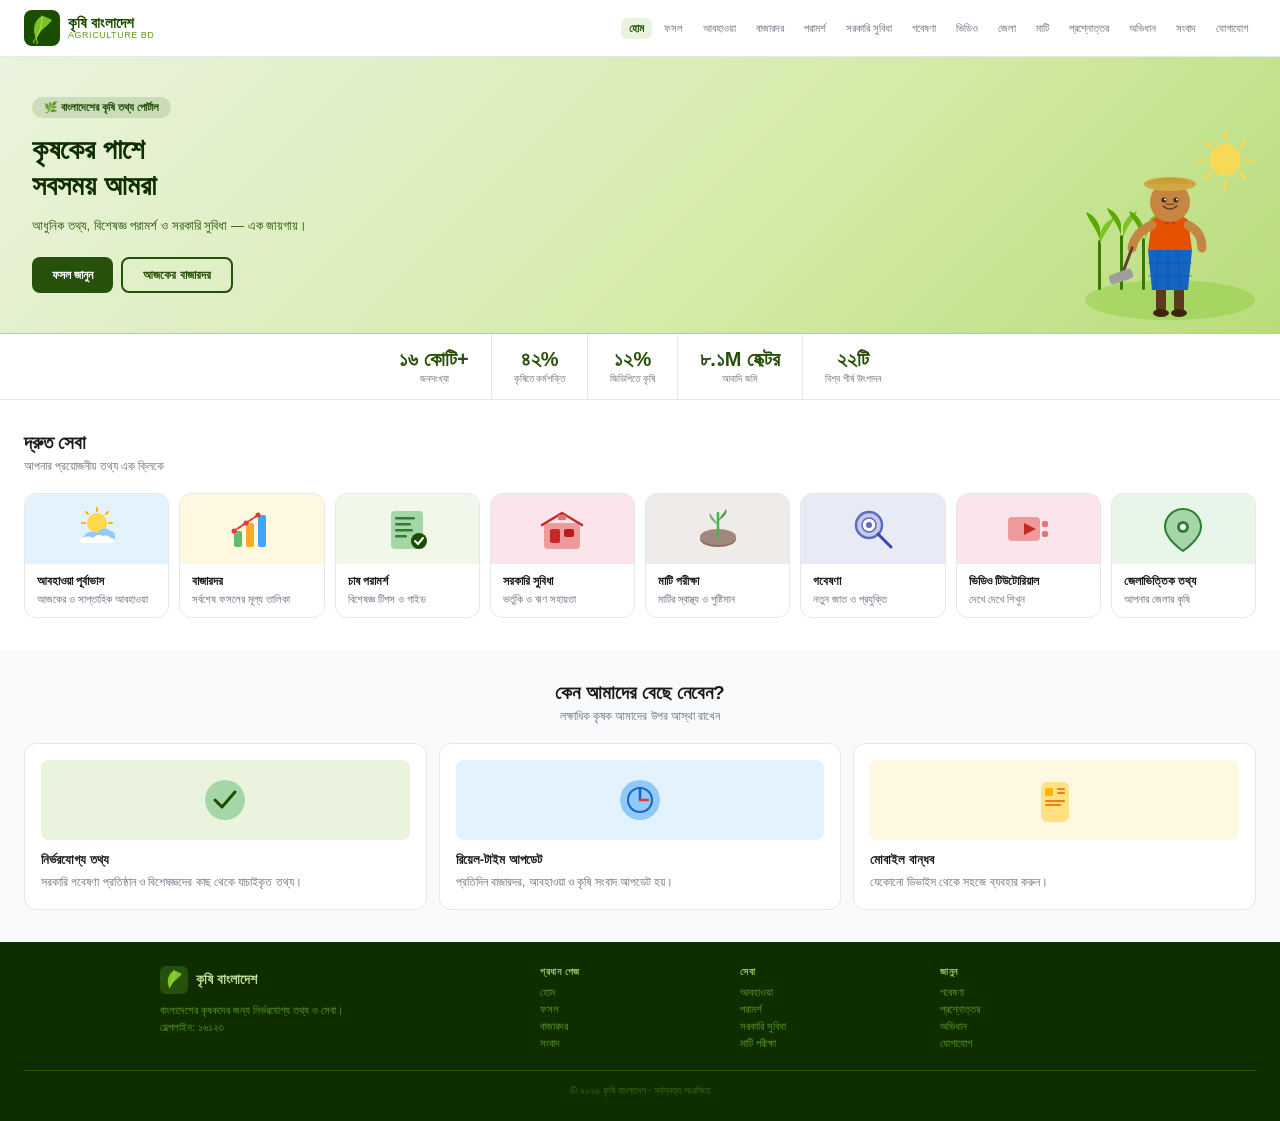
<file: index-old.html>
<!DOCTYPE html>
<html lang="bn">
<head>
<meta charset="UTF-8">
<meta name="viewport" content="width=device-width, initial-scale=1.0">
<title>কৃষি বাংলাদেশ — Agriculture BD</title>
<style>
*{box-sizing:border-box;margin:0;padding:0}
body{font-family:'Segoe UI',Arial,sans-serif;color:#1a1a1a;font-size:14px;background:#fff}

nav{display:flex;align-items:center;justify-content:space-between;padding:10px 24px;border-bottom:1px solid #e5e7eb;background:#fff;position:sticky;top:0;z-index:100;gap:8px;flex-wrap:wrap}
.logo{display:flex;align-items:center;gap:8px;cursor:pointer;text-decoration:none}
.logo-text{display:flex;flex-direction:column;line-height:1.1}
.logo-bn{font-size:15px;font-weight:600;color:#1A4D00}
.logo-en{font-size:9px;color:#639922;letter-spacing:.06em;text-transform:uppercase}
.nav-links{display:flex;gap:4px;flex-wrap:wrap}
.nav-links a{font-size:11px;color:#6b7280;cursor:pointer;padding:4px 8px;border-radius:6px;transition:all .15s;text-decoration:none}
.nav-links a:hover{background:#EAF3DE;color:#27500A}
.nav-links a.active{background:#EAF3DE;color:#1A4D00;font-weight:600}

.page{display:none}.page.active{display:block}

.hero{background:linear-gradient(135deg,#EAF3DE 0%,#d4eba8 60%,#b8dc7a 100%);padding:0;overflow:hidden;display:grid;grid-template-columns:1fr auto;align-items:center;min-height:260px;border-bottom:1px solid #aed678}
.hero-text{padding:40px 32px}
.hero-badge{display:inline-block;background:#27500A22;color:#1A4D00;font-size:11px;padding:4px 12px;border-radius:20px;margin-bottom:14px;font-weight:600}
.hero h1{font-size:28px;font-weight:600;color:#0F2E00;margin-bottom:10px;line-height:1.3}
.hero p{font-size:13px;color:#2D5A0A;max-width:400px;line-height:1.7;margin-bottom:20px}
.hero-btns{display:flex;gap:8px;flex-wrap:wrap}
.btn{padding:9px 20px;border-radius:8px;font-size:12px;cursor:pointer;border:none;font-family:inherit;font-weight:600}
.btn-green{background:#27500A;color:#fff}
.btn-outline{background:transparent;color:#27500A;border:2px solid #27500A}
.btn-green:hover{background:#1A4D00}
.btn-outline:hover{background:#EAF3DE}
.hero-illustration{padding:20px 20px 0;align-self:flex-end;flex-shrink:0}

.stats-bar{display:flex;justify-content:center;background:#fff;border-bottom:1px solid #e5e7eb;flex-wrap:wrap}
.stat{padding:14px 22px;text-align:center;border-right:1px solid #e5e7eb}
.stat:last-child{border-right:none}
.stat-n{font-size:20px;font-weight:700;color:#27500A}
.stat-l{font-size:10px;color:#6b7280;margin-top:2px}

.sec{padding:32px 24px}
.sec-bg{background:#f9fafb}
.sec-title{font-size:19px;font-weight:700;margin-bottom:5px}
.sec-sub{font-size:12px;color:#6b7280;margin-bottom:20px}
.sec-center{text-align:center}

.grid2{display:grid;grid-template-columns:1fr 1fr;gap:14px}
.grid3{display:grid;grid-template-columns:repeat(auto-fit,minmax(170px,1fr));gap:12px}
.grid4{display:grid;grid-template-columns:repeat(auto-fit,minmax(140px,1fr));gap:10px}

.card{background:#fff;border:1px solid #e5e7eb;border-radius:12px;padding:16px;transition:box-shadow .15s}
.card:hover{box-shadow:0 2px 12px #27500A18}
.card h3{font-size:13px;font-weight:600;margin-bottom:5px}
.card p{font-size:12px;color:#6b7280;line-height:1.6}
.card-img{width:100%;height:80px;display:flex;align-items:center;justify-content:center;border-radius:8px;margin-bottom:12px}

.svc-card{background:#fff;border:1px solid #e5e7eb;border-radius:12px;overflow:hidden;cursor:pointer;transition:all .15s}
.svc-card:hover{border-color:#639922;box-shadow:0 2px 12px #27500A15}
.svc-img{height:70px;display:flex;align-items:center;justify-content:center}
.svc-body{padding:10px 12px}
.svc-body h3{font-size:12px;font-weight:600;margin-bottom:3px}
.svc-body p{font-size:11px;color:#6b7280;line-height:1.5}

.crop-card{background:#fff;border:1px solid #e5e7eb;border-radius:12px;overflow:hidden;border-top:3px solid #639922}
.crop-ill{height:80px;display:flex;align-items:center;justify-content:center}
.crop-body{padding:12px}
.crop-body h3{font-size:13px;font-weight:600;margin-bottom:5px}
.crop-body p{font-size:11px;color:#6b7280;line-height:1.5}

.tag{display:inline-block;background:#EAF3DE;color:#27500A;font-size:10px;padding:2px 7px;border-radius:6px;margin:2px 2px 0 0}

.news-item{display:flex;gap:12px;padding:12px;background:#fff;border:1px solid #e5e7eb;border-radius:10px;margin-bottom:8px}
.news-date{font-size:10px;color:#9ca3af;white-space:nowrap;min-width:52px;margin-top:2px}
.news-title{font-size:13px;font-weight:600;margin-bottom:3px}
.news-desc{font-size:11px;color:#6b7280;line-height:1.5}

.price-table{width:100%;border-collapse:collapse}
.price-table th{font-size:11px;color:#6b7280;text-align:left;padding:8px 10px;border-bottom:1px solid #e5e7eb;font-weight:600}
.price-table td{font-size:12px;padding:9px 10px;border-bottom:1px solid #e5e7eb}
.up{color:#1A6B00;font-weight:700}.down{color:#8B0000;font-weight:700}

.tip-card{background:#fff;border:1px solid #e5e7eb;border-left:3px solid #639922;border-radius:0 10px 10px 0;padding:12px 14px;margin-bottom:8px}
.tip-card h4{font-size:12px;font-weight:600;margin-bottom:4px}
.tip-card p{font-size:11px;color:#6b7280;line-height:1.6}

.scheme-card{background:#fff;border:1px solid #e5e7eb;border-radius:12px;overflow:hidden}
.scheme-img{height:64px;display:flex;align-items:center;justify-content:center}
.scheme-body{padding:12px}
.scheme-body h3{font-size:13px;font-weight:600;margin-bottom:5px}
.scheme-body p{font-size:11px;color:#6b7280;line-height:1.5;margin-bottom:8px}
.scheme-badge{font-size:10px;background:#EAF3DE;color:#1A4D00;padding:3px 8px;border-radius:6px;display:inline-block;font-weight:600}

.faq-item{border:1px solid #e5e7eb;border-radius:10px;margin-bottom:7px;overflow:hidden}
.faq-q{padding:12px 14px;font-size:12px;font-weight:600;cursor:pointer;display:flex;justify-content:space-between;align-items:center;background:#fff;user-select:none}
.faq-a{padding:0 14px 12px;font-size:11px;color:#6b7280;line-height:1.6;display:none}
.faq-a.open{display:block}

.weather-card{background:#fff;border:1px solid #e5e7eb;border-radius:12px;overflow:hidden}
.weather-top{padding:16px;text-align:center}
.weather-temp{font-size:32px;font-weight:700;color:#27500A}
.weather-city{font-size:12px;color:#6b7280;margin-bottom:4px}
.weather-days{display:grid;grid-template-columns:repeat(4,1fr);border-top:1px solid #e5e7eb}
.w-day{padding:10px 6px;text-align:center;border-right:1px solid #e5e7eb}
.w-day:last-child{border-right:none}
.w-day-name{font-size:10px;color:#6b7280}
.w-day-temp{font-size:13px;font-weight:700;margin-top:3px}
.w-emoji{font-size:18px;margin:4px 0}

.contact-form{display:flex;flex-direction:column;gap:9px}
.contact-form input,.contact-form textarea,.contact-form select{width:100%;padding:9px 11px;border:1px solid #d1d5db;border-radius:8px;font-size:12px;font-family:inherit;background:#fff;color:#1a1a1a}
.contact-form textarea{height:80px;resize:none}
.contact-form input:focus,.contact-form textarea:focus,.contact-form select:focus{outline:2px solid #639922;border-color:#639922}

.soil-bar{margin-bottom:10px}
.soil-label{display:flex;justify-content:space-between;font-size:11px;margin-bottom:3px}
.soil-track{height:7px;background:#f3f4f6;border-radius:4px;overflow:hidden}
.soil-fill{height:100%;border-radius:4px;background:#639922;transition:width .5s}

.glossary-item{padding:11px 14px;border-bottom:1px solid #e5e7eb}
.glossary-item:last-child{border-bottom:none}
.glossary-term{font-size:12px;font-weight:700;color:#1A4D00}
.glossary-def{font-size:11px;color:#6b7280;margin-top:2px;line-height:1.5}

.video-card{background:#f9fafb;border-radius:10px;overflow:hidden;border:1px solid #e5e7eb}
.video-thumb{height:80px;display:flex;align-items:center;justify-content:center;cursor:pointer}
.video-thumb:hover{opacity:.85}
.video-info{padding:10px}
.video-title{font-size:12px;font-weight:600;margin-bottom:3px}
.video-meta{font-size:10px;color:#6b7280}

.district-grid{display:grid;grid-template-columns:repeat(auto-fit,minmax(110px,1fr));gap:7px}
.district-card{background:#fff;border:1px solid #e5e7eb;border-radius:8px;padding:10px;text-align:center;cursor:pointer;transition:all .15s}
.district-card:hover{border-color:#639922;background:#EAF3DE}
.district-name{font-size:11px;font-weight:600}
.district-crop{font-size:10px;color:#6b7280;margin-top:2px}

.research-card{display:flex;gap:12px;background:#fff;border:1px solid #e5e7eb;border-radius:10px;padding:14px;margin-bottom:8px;align-items:flex-start}
.research-icon{width:44px;height:44px;border-radius:10px;display:flex;align-items:center;justify-content:center;flex-shrink:0}
.research-title{font-size:12px;font-weight:600;margin-bottom:3px}
.research-desc{font-size:11px;color:#6b7280;line-height:1.5}

footer{background:#0F2E00;color:#97C459;padding:24px}
.footer-grid{display:grid;grid-template-columns:2fr 1fr 1fr 1fr;gap:20px;max-width:960px;margin:0 auto}
.footer-logo{display:flex;align-items:center;gap:8px;margin-bottom:8px}
.footer-brand{font-size:14px;font-weight:700;color:#C0DD97}
.footer-desc{font-size:11px;color:#5C9626;line-height:1.6}
.footer-col h4{font-size:10px;font-weight:700;color:#97C459;margin-bottom:8px;text-transform:uppercase;letter-spacing:.06em}
.footer-col a{display:block;font-size:11px;color:#5C9626;text-decoration:none;margin-bottom:4px;cursor:pointer}
.footer-col a:hover{color:#C0DD97}
.footer-bottom{text-align:center;font-size:10px;color:#3B6D11;border-top:1px solid #2A5200;padding-top:14px;margin-top:16px}

@media(max-width:700px){
  .hero{grid-template-columns:1fr}.hero-illustration{display:none}
  .grid2{grid-template-columns:1fr}.footer-grid{grid-template-columns:1fr 1fr}
  .hero h1{font-size:22px}.sec{padding:24px 14px}
  nav{padding:10px 14px}
}
</style>
</head>
<body>

<nav>
  <div class="logo" onclick="showPage('home')">
    <svg width="36" height="36" viewBox="0 0 36 36" fill="none" xmlns="http://www.w3.org/2000/svg">
      <rect width="36" height="36" rx="8" fill="#1A4D00"/>
      <path d="M18 6 C10 10 8 20 12 28 C16 20 24 16 28 10 C24 8 20 6 18 6Z" fill="#7DC226"/>
      <path d="M18 6 C18 14 16 22 12 28" stroke="#A8E040" stroke-width="1.2" stroke-linecap="round"/>
      <path d="M12 28 C10 30 9 32 10 33" stroke="#A8E040" stroke-width="1" stroke-linecap="round"/>
      <path d="M12 28 C13 31 14 33 13 34" stroke="#A8E040" stroke-width="1" stroke-linecap="round"/>
    </svg>
    <div class="logo-text">
      <span class="logo-bn">কৃষি বাংলাদেশ</span>
      <span class="logo-en">Agriculture BD</span>
    </div>
  </div>
  <div class="nav-links">
    <a onclick="showPage('home')" id="l-home" class="active">হোম</a>
    <a onclick="showPage('crops')" id="l-crops">ফসল</a>
    <a onclick="showPage('weather')" id="l-weather">আবহাওয়া</a>
    <a onclick="showPage('market')" id="l-market">বাজারদর</a>
    <a onclick="showPage('tips')" id="l-tips">পরামর্শ</a>
    <a onclick="showPage('schemes')" id="l-schemes">সরকারি সুবিধা</a>
    <a onclick="showPage('research')" id="l-research">গবেষণা</a>
    <a onclick="showPage('videos')" id="l-videos">ভিডিও</a>
    <a onclick="showPage('districts')" id="l-districts">জেলা</a>
    <a onclick="showPage('soil')" id="l-soil">মাটি</a>
    <a onclick="showPage('faq')" id="l-faq">প্রশ্নোত্তর</a>
    <a onclick="showPage('glossary')" id="l-glossary">অভিধান</a>
    <a onclick="showPage('news')" id="l-news">সংবাদ</a>
    <a onclick="showPage('contact')" id="l-contact">যোগাযোগ</a>
  </div>
</nav>

<!-- HOME -->
<div id="page-home" class="page active">
  <div class="hero">
    <div class="hero-text">
      <div class="hero-badge">🌿 বাংলাদেশের কৃষি তথ্য পোর্টাল</div>
      <h1>কৃষকের পাশে<br>সবসময় আমরা</h1>
      <p>আধুনিক তথ্য, বিশেষজ্ঞ পরামর্শ ও সরকারি সুবিধা — এক জায়গায়।</p>
      <div class="hero-btns">
        <button class="btn btn-green" onclick="showPage('crops')">ফসল জানুন</button>
        <button class="btn btn-outline" onclick="showPage('market')">আজকের বাজারদর</button>
      </div>
    </div>
    <div class="hero-illustration">
      <svg width="180" height="200" viewBox="0 0 180 200" fill="none" xmlns="http://www.w3.org/2000/svg">
        <circle cx="145" cy="30" r="16" fill="#FFD84D" opacity=".85"/>
        <line x1="145" y1="8" x2="145" y2="2" stroke="#FFD84D" stroke-width="2.5" stroke-linecap="round"/>
        <line x1="145" y1="52" x2="145" y2="58" stroke="#FFD84D" stroke-width="2.5" stroke-linecap="round"/>
        <line x1="123" y1="30" x2="117" y2="30" stroke="#FFD84D" stroke-width="2.5" stroke-linecap="round"/>
        <line x1="167" y1="30" x2="173" y2="30" stroke="#FFD84D" stroke-width="2.5" stroke-linecap="round"/>
        <line x1="129" y1="16" x2="125" y2="12" stroke="#FFD84D" stroke-width="2.5" stroke-linecap="round"/>
        <line x1="161" y1="44" x2="165" y2="48" stroke="#FFD84D" stroke-width="2.5" stroke-linecap="round"/>
        <line x1="161" y1="16" x2="165" y2="12" stroke="#FFD84D" stroke-width="2.5" stroke-linecap="round"/>
        <line x1="129" y1="44" x2="125" y2="48" stroke="#FFD84D" stroke-width="2.5" stroke-linecap="round"/>
        <ellipse cx="90" cy="170" rx="85" ry="20" fill="#7DC226" opacity=".35"/>
        <rect x="18" y="110" width="3" height="50" rx="1.5" fill="#3a7a00"/>
        <path d="M20 110 C15 95 8 90 6 82 C12 84 18 90 20 98" fill="#5aaa00"/>
        <path d="M20 115 C25 100 32 96 34 88 C28 90 22 96 20 104" fill="#7DC226"/>
        <rect x="40" y="105" width="3" height="55" rx="1.5" fill="#3a7a00"/>
        <path d="M41 105 C36 90 29 86 27 78 C33 80 39 86 41 94" fill="#5aaa00"/>
        <path d="M43 108 C48 93 55 89 57 81 C51 83 45 89 43 97" fill="#7DC226"/>
        <rect x="62" y="108" width="3" height="52" rx="1.5" fill="#3a7a00"/>
        <path d="M63 108 C58 93 51 89 49 81 C55 83 61 89 63 97" fill="#5aaa00"/>
        <path d="M65 110 C70 95 77 91 79 83 C73 85 67 91 65 99" fill="#7DC226"/>
        <rect x="76" y="155" width="10" height="28" rx="5" fill="#5C3A1E"/>
        <rect x="94" y="155" width="10" height="28" rx="5" fill="#5C3A1E"/>
        <ellipse cx="81" cy="183" rx="8" ry="4" fill="#3B2510"/>
        <ellipse cx="99" cy="183" rx="8" ry="4" fill="#3B2510"/>
        <path d="M68 120 L72 160 L108 160 L112 120Z" fill="#1565C0"/>
        <line x1="78" y1="120" x2="76" y2="160" stroke="#0D47A1" stroke-width="1" opacity=".5"/>
        <line x1="88" y1="120" x2="88" y2="160" stroke="#0D47A1" stroke-width="1" opacity=".5"/>
        <line x1="98" y1="120" x2="100" y2="160" stroke="#0D47A1" stroke-width="1" opacity=".5"/>
        <line x1="68" y1="133" x2="112" y2="133" stroke="#0D47A1" stroke-width="1" opacity=".5"/>
        <line x1="68" y1="146" x2="112" y2="146" stroke="#0D47A1" stroke-width="1" opacity=".5"/>
        <path d="M72 90 L68 120 L112 120 L108 90 C104 86 96 84 90 84 C84 84 76 86 72 90Z" fill="#E65100"/>
        <path d="M90 84 L84 95 L90 92 L96 95 L90 84Z" fill="#BF360C"/>
        <path d="M72 95 C60 100 54 108 52 118" stroke="#C68642" stroke-width="9" stroke-linecap="round"/>
        <line x1="52" y1="118" x2="40" y2="150" stroke="#5D4037" stroke-width="3" stroke-linecap="round"/>
        <rect x="28" y="146" width="24" height="10" rx="3" fill="#9E9E9E" transform="rotate(-20 28 146)"/>
        <path d="M108 95 C118 100 122 108 122 118" stroke="#C68642" stroke-width="9" stroke-linecap="round"/>
        <circle cx="90" cy="72" r="20" fill="#C68642"/>
        <path d="M83 76 Q90 82 97 76" stroke="#5C3A1E" stroke-width="1.5" stroke-linecap="round" fill="none"/>
        <circle cx="84" cy="70" r="2.5" fill="#3B2510"/>
        <circle cx="96" cy="70" r="2.5" fill="#3B2510"/>
        <circle cx="85" cy="69.5" r="1" fill="white"/>
        <circle cx="97" cy="69.5" r="1" fill="white"/>
        <path d="M86 74 Q90 75 94 74" stroke="#5C3A1E" stroke-width="1" stroke-linecap="round" fill="none"/>
        <ellipse cx="90" cy="54" rx="26" ry="7" fill="#D4A843"/>
        <path d="M64 54 Q90 42 116 54" fill="#C49A2A"/>
        <ellipse cx="90" cy="55" rx="26" ry="5" fill="#D4A843" opacity=".5"/>
      </svg>
    </div>
  </div>

  <div class="stats-bar">
    <div class="stat"><div class="stat-n">১৬ কোটি+</div><div class="stat-l">জনসংখ্যা</div></div>
    <div class="stat"><div class="stat-n">৪২%</div><div class="stat-l">কৃষিতে কর্মশক্তি</div></div>
    <div class="stat"><div class="stat-n">১২%</div><div class="stat-l">জিডিপিতে কৃষি</div></div>
    <div class="stat"><div class="stat-n">৮.১M হেক্টর</div><div class="stat-l">আবাদি জমি</div></div>
    <div class="stat"><div class="stat-n">২২টি</div><div class="stat-l">বিশ্ব শীর্ষ উৎপাদন</div></div>
  </div>

  <div class="sec">
    <div class="sec-title">দ্রুত সেবা</div>
    <div class="sec-sub">আপনার প্রয়োজনীয় তথ্য এক ক্লিকে</div>
    <div class="grid4">
      <div class="svc-card" onclick="showPage('weather')"><div class="svc-img" style="background:#E3F2FD"><svg width="52" height="52" viewBox="0 0 52 52" fill="none"><circle cx="26" cy="20" r="10" fill="#FFD84D"/><path d="M26 8V5M26 35v-3M14 20h-3M38 20h3M17 11l-2-2M35 11l2-2" stroke="#FFB300" stroke-width="2" stroke-linecap="round"/><path d="M12 34 Q18 26 26 30 Q32 22 40 28 Q44 28 44 34 Q44 40 40 40 H16 Q12 40 12 34Z" fill="#90CAF9"/><path d="M8 38 Q14 31 22 35 Q26 30 32 33 Q36 31 40 35 Q44 35 44 40 H12 Q8 40 8 38Z" fill="#fff"/></svg></div><div class="svc-body"><h3>আবহাওয়া পূর্বাভাস</h3><p>আজকের ও সাপ্তাহিক আবহাওয়া</p></div></div>
      <div class="svc-card" onclick="showPage('market')"><div class="svc-img" style="background:#FFF8E1"><svg width="52" height="52" viewBox="0 0 52 52" fill="none"><rect x="8" y="28" width="8" height="16" rx="2" fill="#66BB6A"/><rect x="20" y="20" width="8" height="24" rx="2" fill="#FFA726"/><rect x="32" y="12" width="8" height="32" rx="2" fill="#42A5F5"/><path d="M8 28 L20 20 L32 12" stroke="#E53935" stroke-width="2" stroke-linecap="round" stroke-dasharray="3 2"/><circle cx="8" cy="28" r="2.5" fill="#E53935"/><circle cx="20" cy="20" r="2.5" fill="#E53935"/><circle cx="32" cy="12" r="2.5" fill="#E53935"/></svg></div><div class="svc-body"><h3>বাজারদর</h3><p>সর্বশেষ ফসলের মূল্য তালিকা</p></div></div>
      <div class="svc-card" onclick="showPage('tips')"><div class="svc-img" style="background:#F1F8E9"><svg width="52" height="52" viewBox="0 0 52 52" fill="none"><rect x="10" y="8" width="32" height="38" rx="4" fill="#A5D6A7"/><rect x="14" y="14" width="20" height="2.5" rx="1.2" fill="#2E7D32"/><rect x="14" y="20" width="16" height="2.5" rx="1.2" fill="#2E7D32"/><rect x="14" y="26" width="18" height="2.5" rx="1.2" fill="#2E7D32"/><rect x="14" y="32" width="12" height="2.5" rx="1.2" fill="#2E7D32"/><circle cx="38" cy="38" r="8" fill="#1A4D00"/><path d="M34 38 L37 41 L42 35" stroke="#fff" stroke-width="2" stroke-linecap="round" stroke-linejoin="round"/></svg></div><div class="svc-body"><h3>চাষ পরামর্শ</h3><p>বিশেষজ্ঞ টিপস ও গাইড</p></div></div>
      <div class="svc-card" onclick="showPage('schemes')"><div class="svc-img" style="background:#FCE4EC"><svg width="52" height="52" viewBox="0 0 52 52" fill="none"><rect x="8" y="20" width="36" height="26" rx="4" fill="#EF9A9A"/><rect x="14" y="26" width="10" height="14" rx="2" fill="#C62828"/><rect x="28" y="26" width="10" height="8" rx="2" fill="#B71C1C"/><path d="M6 22 L26 10 L46 22" stroke="#C62828" stroke-width="2.5" stroke-linecap="round" stroke-linejoin="round"/><rect x="22" y="12" width="8" height="5" rx="1" fill="#E57373"/></svg></div><div class="svc-body"><h3>সরকারি সুবিধা</h3><p>ভর্তুকি ও ঋণ সহায়তা</p></div></div>
      <div class="svc-card" onclick="showPage('soil')"><div class="svc-img" style="background:#EFEBE9"><svg width="52" height="52" viewBox="0 0 52 52" fill="none"><ellipse cx="26" cy="36" rx="18" ry="8" fill="#8D6E63"/><ellipse cx="26" cy="34" rx="18" ry="8" fill="#A1887F"/><path d="M26 10 L26 34" stroke="#4CAF50" stroke-width="2.5" stroke-linecap="round"/><path d="M26 22 C20 18 16 14 18 10 C20 14 24 18 26 22" fill="#66BB6A"/><path d="M26 18 C32 14 36 10 34 6 C32 10 28 14 26 18" fill="#43A047"/></svg></div><div class="svc-body"><h3>মাটি পরীক্ষা</h3><p>মাটির স্বাস্থ্য ও পুষ্টিমান</p></div></div>
      <div class="svc-card" onclick="showPage('research')"><div class="svc-img" style="background:#E8EAF6"><svg width="52" height="52" viewBox="0 0 52 52" fill="none"><circle cx="22" cy="22" r="13" stroke="#5C6BC0" stroke-width="2.5" fill="#C5CAE9"/><line x1="31" y1="31" x2="44" y2="44" stroke="#3949AB" stroke-width="3" stroke-linecap="round"/><circle cx="22" cy="22" r="7" fill="#fff" stroke="#5C6BC0" stroke-width="1.5"/><circle cx="22" cy="22" r="3" fill="#5C6BC0"/></svg></div><div class="svc-body"><h3>গবেষণা</h3><p>নতুন জাত ও প্রযুক্তি</p></div></div>
      <div class="svc-card" onclick="showPage('videos')"><div class="svc-img" style="background:#FCE4EC"><svg width="52" height="52" viewBox="0 0 52 52" fill="none"><rect x="6" y="14" width="32" height="24" rx="4" fill="#EF9A9A"/><polygon points="22,20 22,32 34,26" fill="#C62828"/><rect x="40" y="18" width="6" height="6" rx="2" fill="#E57373"/><rect x="40" y="28" width="6" height="6" rx="2" fill="#E57373"/></svg></div><div class="svc-body"><h3>ভিডিও টিউটোরিয়াল</h3><p>দেখে দেখে শিখুন</p></div></div>
      <div class="svc-card" onclick="showPage('districts')"><div class="svc-img" style="background:#E8F5E9"><svg width="52" height="52" viewBox="0 0 52 52" fill="none"><path d="M26 6 C16 6 8 14 8 24 C8 36 26 48 26 48 C26 48 44 36 44 24 C44 14 36 6 26 6Z" fill="#A5D6A7" stroke="#2E7D32" stroke-width="2"/><circle cx="26" cy="24" r="6" fill="#2E7D32"/><circle cx="26" cy="24" r="3" fill="#fff"/></svg></div><div class="svc-body"><h3>জেলাভিত্তিক তথ্য</h3><p>আপনার জেলার কৃষি</p></div></div>
    </div>
  </div>

  <div class="sec sec-bg">
    <div class="sec-title sec-center">কেন আমাদের বেছে নেবেন?</div>
    <div class="sec-sub sec-center">লক্ষাধিক কৃষক আমাদের উপর আস্থা রাখেন</div>
    <div class="grid3">
      <div class="card"><div class="card-img" style="background:#EAF3DE"><svg width="56" height="56" viewBox="0 0 56 56" fill="none"><circle cx="28" cy="28" r="20" fill="#A5D6A7"/><path d="M18 28 L25 35 L38 20" stroke="#1A4D00" stroke-width="3" stroke-linecap="round" stroke-linejoin="round"/></svg></div><h3>নির্ভরযোগ্য তথ্য</h3><p>সরকারি গবেষণা প্রতিষ্ঠান ও বিশেষজ্ঞদের কাছ থেকে যাচাইকৃত তথ্য।</p></div>
      <div class="card"><div class="card-img" style="background:#E3F2FD"><svg width="56" height="56" viewBox="0 0 56 56" fill="none"><circle cx="28" cy="28" r="20" fill="#90CAF9"/><circle cx="28" cy="28" r="12" fill="none" stroke="#1565C0" stroke-width="2"/><line x1="28" y1="16" x2="28" y2="28" stroke="#1565C0" stroke-width="2.5" stroke-linecap="round"/><line x1="28" y1="28" x2="36" y2="28" stroke="#E53935" stroke-width="2.5" stroke-linecap="round"/></svg></div><h3>রিয়েল-টাইম আপডেট</h3><p>প্রতিদিন বাজারদর, আবহাওয়া ও কৃষি সংবাদ আপডেট হয়।</p></div>
      <div class="card"><div class="card-img" style="background:#FFF8E1"><svg width="56" height="56" viewBox="0 0 56 56" fill="none"><rect x="14" y="10" width="28" height="40" rx="6" fill="#FFE082"/><rect x="18" y="16" width="8" height="8" rx="2" fill="#FFB300"/><rect x="30" y="16" width="8" height="2" rx="1" fill="#F57F17"/><rect x="30" y="20" width="8" height="2" rx="1" fill="#F57F17"/><rect x="18" y="28" width="20" height="2" rx="1" fill="#F57F17"/><rect x="18" y="32" width="16" height="2" rx="1" fill="#F57F17"/></svg></div><h3>মোবাইল বান্ধব</h3><p>যেকোনো ডিভাইস থেকে সহজে ব্যবহার করুন।</p></div>
    </div>
  </div>
</div>

<!-- CROPS -->
<div id="page-crops" class="page">
  <div class="sec">
    <div class="sec-title">ফসল তথ্য ভান্ডার</div>
    <div class="sec-sub">বাংলাদেশের প্রধান ফসল ও চাষাবাদ পদ্ধতি</div>
    <div class="grid3">
      <div class="crop-card"><div class="crop-ill" style="background:#EAF3DE"><svg width="60" height="60" viewBox="0 0 60 60" fill="none"><rect x="28" y="12" width="3" height="38" rx="1.5" fill="#3a7a00"/><path d="M30 28 C22 22 18 14 20 8 C24 12 28 20 30 28" fill="#5aaa00"/><path d="M30 22 C38 16 42 8 40 4 C36 8 32 16 30 22" fill="#7DC226"/><ellipse cx="30" cy="15" rx="3" ry="5" fill="#DAA520" transform="rotate(-10 30 15)"/><ellipse cx="36" cy="12" rx="2.5" ry="4" fill="#DAA520" transform="rotate(10 36 12)"/><ellipse cx="24" cy="13" rx="2.5" ry="4" fill="#DAA520" transform="rotate(-15 24 13)"/></svg></div><div class="crop-body"><h3>ধান</h3><p>আউশ, আমন ও বোরো — তিন মৌসুমে চাষ। HYV ও হাইব্রিড জাতে ভালো ফলন।</p><div style="margin-top:8px"><span class="tag">বোরো: নভে–মার্চ</span><span class="tag">আমন: জুন–নভে</span></div></div></div>
      <div class="crop-card" style="border-top-color:#BA7517"><div class="crop-ill" style="background:#FFF8E1"><svg width="60" height="60" viewBox="0 0 60 60" fill="none"><rect x="28" y="10" width="3" height="42" rx="1.5" fill="#5D4037"/><path d="M30 20 C20 22 14 30 16 38 C22 32 28 26 30 20" fill="#DAA520"/><path d="M30 26 C40 28 46 36 44 44 C38 38 32 32 30 26" fill="#F0C040"/></svg></div><div class="crop-body"><h3>পাট</h3><p>বাংলাদেশের সোনালী আঁশ। মার্চ-এপ্রিলে বোনা, জুলাই-আগস্টে কাটা।</p><div style="margin-top:8px"><span class="tag" style="background:#FFF3CD;color:#7D5A00">মার্চ–আগস্ট</span><span class="tag" style="background:#FFF3CD;color:#7D5A00">রপ্তানি ফসল</span></div></div></div>
      <div class="crop-card" style="border-top-color:#795548"><div class="crop-ill" style="background:#EFEBE9"><svg width="60" height="60" viewBox="0 0 60 60" fill="none"><ellipse cx="30" cy="36" rx="14" ry="10" fill="#8D6E63"/><ellipse cx="30" cy="34" rx="14" ry="10" fill="#A1887F"/><ellipse cx="30" cy="32" rx="12" ry="8" fill="#BCAAA4"/><path d="M30 14 L30 32" stroke="#4CAF50" stroke-width="2" stroke-linecap="round"/><path d="M30 22 C24 18 20 14 22 10 C24 14 28 18 30 22" fill="#66BB6A"/></svg></div><div class="crop-body"><h3>আলু</h3><p>অক্টোবর-নভেম্বরে রোপণ। উৎপাদন ১০ মিলিয়ন টনেরও বেশি প্রতি বছর।</p><div style="margin-top:8px"><span class="tag">রবি মৌসুম</span><span class="tag">হিমাগার সংরক্ষণ</span></div></div></div>
      <div class="crop-card" style="border-top-color:#0277BD"><div class="crop-ill" style="background:#E1F5FE"><svg width="60" height="60" viewBox="0 0 60 60" fill="none"><ellipse cx="30" cy="42" rx="20" ry="8" fill="#4FC3F7" opacity=".4"/><path d="M22 36 C20 28 24 20 30 18 C32 26 30 34 26 38 Z" fill="#039BE5"/><path d="M38 36 C40 28 36 20 30 18 C28 26 30 34 34 38 Z" fill="#0277BD"/><circle cx="30" cy="18" r="4" fill="#B3E5FC"/></svg></div><div class="crop-body"><h3>মাছ চাষ</h3><p>পুকুর ও ঘেরে রুই, কাতলা, তেলাপিয়া চাষ। বিশ্বে তৃতীয় মিঠাপানির মাছ উৎপাদক।</p><div style="margin-top:8px"><span class="tag" style="background:#E1F5FE;color:#01579B">মিঠাপানি</span><span class="tag" style="background:#E1F5FE;color:#01579B">লোনাপানি</span></div></div></div>
      <div class="crop-card" style="border-top-color:#e53935"><div class="crop-ill" style="background:#FFEBEE"><svg width="60" height="60" viewBox="0 0 60 60" fill="none"><circle cx="30" cy="32" r="12" fill="#EF9A9A"/><circle cx="30" cy="32" r="8" fill="#E53935"/><path d="M30 10 L30 20" stroke="#388E3C" stroke-width="2.5" stroke-linecap="round"/><path d="M30 18 C24 14 22 10 24 6 C26 10 28 14 30 18" fill="#66BB6A"/></svg></div><div class="crop-body"><h3>টমেটো</h3><p>শীতকালীন প্রধান সবজি। রবি মৌসুমে সবচেয়ে ভালো ফলন পাওয়া যায়।</p><div style="margin-top:8px"><span class="tag" style="background:#FFEBEE;color:#B71C1C">অক্টো–মার্চ</span></div></div></div>
      <div class="crop-card" style="border-top-color:#7B1FA2"><div class="crop-ill" style="background:#F3E5F5"><svg width="60" height="60" viewBox="0 0 60 60" fill="none"><path d="M30 14 L30 46" stroke="#4CAF50" stroke-width="2.5" stroke-linecap="round"/><ellipse cx="24" cy="30" rx="10" ry="16" fill="#7B1FA2" transform="rotate(-15 24 30)"/><ellipse cx="24" cy="30" rx="7" ry="13" fill="#6A1B9A" opacity=".5" transform="rotate(-15 24 30)"/><path d="M30 22 C24 18 22 14 24 10 C26 14 28 18 30 22" fill="#66BB6A"/></svg></div><div class="crop-body"><h3>বেগুন</h3><p>সারাবছর চাষযোগ্য। বাংলাদেশে সবচেয়ে বেশি চাষ হওয়া সবজিগুলোর একটি।</p><div style="margin-top:8px"><span class="tag" style="background:#F3E5F5;color:#6A1B9A">সারাবছর</span></div></div></div>
    </div>
  </div>
</div>

<!-- WEATHER -->
<div id="page-weather" class="page">
  <div class="sec"><div class="sec-title">আবহাওয়া পূর্বাভাস</div><div class="sec-sub">চাষাবাদের জন্য প্রয়োজনীয় আবহাওয়া তথ্য</div>
  <div class="grid3">
    <div class="weather-card"><div class="weather-top"><div class="weather-city">ঢাকা</div><div class="weather-temp">৩২°C</div><div style="font-size:11px;color:#6b7280">আংশিক মেঘলা · আর্দ্রতা ৭৮%</div></div><div class="weather-days"><div class="w-day"><div class="w-day-name">আজ</div><div class="w-emoji">⛅</div><div class="w-day-temp">৩২°</div></div><div class="w-day"><div class="w-day-name">কাল</div><div class="w-emoji">🌧️</div><div class="w-day-temp">২৮°</div></div><div class="w-day"><div class="w-day-name">বুধ</div><div class="w-emoji">🌤️</div><div class="w-day-temp">৩০°</div></div><div class="w-day"><div class="w-day-name">বৃহ</div><div class="w-emoji">☀️</div><div class="w-day-temp">৩৩°</div></div></div></div>
    <div class="weather-card"><div class="weather-top"><div class="weather-city">চট্টগ্রাম</div><div class="weather-temp">২৯°C</div><div style="font-size:11px;color:#6b7280">বৃষ্টিপাত সম্ভব · আর্দ্রতা ৮৫%</div></div><div class="weather-days"><div class="w-day"><div class="w-day-name">আজ</div><div class="w-emoji">🌧️</div><div class="w-day-temp">২৯°</div></div><div class="w-day"><div class="w-day-name">কাল</div><div class="w-emoji">⛅</div><div class="w-day-temp">৩০°</div></div><div class="w-day"><div class="w-day-name">বুধ</div><div class="w-emoji">🌤️</div><div class="w-day-temp">৩১°</div></div><div class="w-day"><div class="w-day-name">বৃহ</div><div class="w-emoji">☀️</div><div class="w-day-temp">৩২°</div></div></div></div>
    <div class="weather-card"><div class="weather-top"><div class="weather-city">রাজশাহী</div><div class="weather-temp">৩৫°C</div><div style="font-size:11px;color:#6b7280">রোদেলা · আর্দ্রতা ৬২%</div></div><div class="weather-days"><div class="w-day"><div class="w-day-name">আজ</div><div class="w-emoji">☀️</div><div class="w-day-temp">৩৫°</div></div><div class="w-day"><div class="w-day-name">কাল</div><div class="w-emoji">☀️</div><div class="w-day-temp">৩৬°</div></div><div class="w-day"><div class="w-day-name">বুধ</div><div class="w-emoji">⛅</div><div class="w-day-temp">৩৩°</div></div><div class="w-day"><div class="w-day-name">বৃহ</div><div class="w-emoji">🌧️</div><div class="w-day-temp">২৯°</div></div></div></div>
  </div></div>
</div>

<!-- MARKET -->
<div id="page-market" class="page">
  <div class="sec"><div class="sec-title">আজকের বাজারদর</div><div class="sec-sub">সারাদেশের গড় পাইকারি মূল্য</div>
  <div style="background:#fff;border:1px solid #e5e7eb;border-radius:12px;overflow:hidden">
  <table class="price-table"><thead><tr><th>ফসল</th><th>গতকাল (টাকা/কেজি)</th><th>আজকের মূল্য</th><th>পরিবর্তন</th><th>বাজার</th></tr></thead>
  <tbody>
    <tr><td>ধান (মিনিকেট)</td><td>৩২</td><td style="font-weight:700">৩৪</td><td class="up">▲ ৬.২%</td><td>ঢাকা</td></tr>
    <tr><td>গম</td><td>৪০</td><td style="font-weight:700">৩৯</td><td class="down">▼ ২.৫%</td><td>রাজশাহী</td></tr>
    <tr><td>আলু</td><td>২৫</td><td style="font-weight:700">২৬</td><td class="up">▲ ৪.০%</td><td>মুন্সীগঞ্জ</td></tr>
    <tr><td>পেঁয়াজ</td><td>৫৫</td><td style="font-weight:700">৫২</td><td class="down">▼ ৫.৪%</td><td>ফরিদপুর</td></tr>
    <tr><td>টমেটো</td><td>৩৮</td><td style="font-weight:700">৪২</td><td class="up">▲ ১০.৫%</td><td>যশোর</td></tr>
    <tr><td>রুই মাছ</td><td>২৮০</td><td style="font-weight:700">২৯০</td><td class="up">▲ ৩.৬%</td><td>ময়মনসিংহ</td></tr>
    <tr><td>সরিষা</td><td>৭০</td><td style="font-weight:700">৭২</td><td class="up">▲ ২.৯%</td><td>নাটোর</td></tr>
    <tr><td>মসুর ডাল</td><td>১২০</td><td style="font-weight:700">১১৮</td><td class="down">▼ ১.৭%</td><td>ঢাকা</td></tr>
  </tbody></table></div>
  <div style="margin-top:10px;font-size:10px;color:#9ca3af">* তথ্য: কৃষি বিপণন অধিদফতর। প্রতিদিন সকাল ১০টায় আপডেট।</div></div>
</div>

<!-- TIPS -->
<div id="page-tips" class="page">
  <div class="sec"><div class="sec-title">চাষাবাদ পরামর্শ</div><div class="sec-sub">বিশেষজ্ঞদের মৌসুমভিত্তিক পরামর্শ</div>
  <div class="grid2">
    <div><div style="font-size:12px;font-weight:700;margin-bottom:10px;color:#1A4D00">🌾 ধান চাষ</div>
      <div class="tip-card"><h4>সঠিক সার ব্যবস্থাপনা</h4><p>বোরো ধানে বিঘাপ্রতি ইউরিয়া ২৫ কেজি, TSP ১৫ কেজি ও MoP ১০ কেজি তিন ভাগে দিন।</p></div>
      <div class="tip-card"><h4>রোগ-পোকা দমন</h4><p>বাদামি গাছফড়িং দেখা দিলে Monocrotophos ব্যবহার করুন। ব্লাস্ট রোগে Tricyclazole স্প্রে করুন।</p></div>
      <div class="tip-card"><h4>AWD সেচ পদ্ধতি</h4><p>পর্যায়ক্রমে ভেজানো ও শুকানো পদ্ধতিতে ৩০% পানি সাশ্রয় হয়।</p></div>
    </div>
    <div><div style="font-size:12px;font-weight:700;margin-bottom:10px;color:#1A4D00">🥬 সবজি চাষ</div>
      <div class="tip-card"><h4>বীজ শোধন</h4><p>বীজ বোনার আগে Vitavax দিয়ে শোধন করুন। মাটিবাহিত রোগ থেকে চারা রক্ষা পাবে।</p></div>
      <div class="tip-card"><h4>জৈব সার</h4><p>রাসায়নিক সারের পাশাপাশি কম্পোস্ট ও ভার্মিকম্পোস্ট ব্যবহার করুন।</p></div>
      <div class="tip-card"><h4>মালচিং কৌশল</h4><p>খড় বা কালো পলিথিন দিয়ে মালচিং করলে আগাছা কম হয়, আর্দ্রতা ধরে রাখে।</p></div>
    </div>
  </div></div>
</div>

<!-- SCHEMES -->
<div id="page-schemes" class="page">
  <div class="sec"><div class="sec-title">সরকারি সুবিধা ও ভর্তুকি</div><div class="sec-sub">কৃষকদের জন্য সরকারি প্রণোদনা ও আর্থিক সহায়তা</div>
  <div class="grid3">
    <div class="scheme-card"><div class="scheme-img" style="background:#E8F5E9"><svg width="44" height="44" viewBox="0 0 44 44" fill="none"><rect x="6" y="14" width="32" height="22" rx="3" fill="#A5D6A7"/><rect x="10" y="18" width="8" height="12" rx="2" fill="#2E7D32"/><rect x="22" y="20" width="10" height="8" rx="2" fill="#1B5E20"/><path d="M4 16 L22 8 L40 16" stroke="#2E7D32" stroke-width="2" stroke-linecap="round"/></svg></div><div class="scheme-body"><h3>কৃষি প্রণোদনা প্যাকেজ</h3><p>প্রাকৃতিক দুর্যোগে ক্ষতিগ্রস্ত কৃষকদের বিনামূল্যে বীজ, সার ও নগদ সহায়তা।</p><span class="scheme-badge">উপজেলা কৃষি অফিস</span></div></div>
    <div class="scheme-card"><div class="scheme-img" style="background:#FFF8E1"><svg width="44" height="44" viewBox="0 0 44 44" fill="none"><rect x="8" y="12" width="28" height="20" rx="3" fill="#FFE082"/><rect x="12" y="16" width="12" height="3" rx="1" fill="#F57F17"/><circle cx="32" cy="32" r="8" fill="#43A047"/><path d="M28 32 L31 35 L36 28" stroke="#fff" stroke-width="2" stroke-linecap="round" stroke-linejoin="round"/></svg></div><div class="scheme-body"><h3>কৃষি ঋণ ৪% সুদে</h3><p>সর্বোচ্চ ২ লক্ষ টাকা জামানতবিহীন ঋণ। সময়মতো পরিশোধে সুদ মওকুফ।</p><span class="scheme-badge">নিকটস্থ ব্যাংক</span></div></div>
    <div class="scheme-card"><div class="scheme-img" style="background:#EDE7F6"><svg width="44" height="44" viewBox="0 0 44 44" fill="none"><ellipse cx="22" cy="28" rx="14" ry="6" fill="#CE93D8"/><ellipse cx="22" cy="26" rx="14" ry="6" fill="#BA68C8"/><path d="M22 10 L22 24" stroke="#4CAF50" stroke-width="2" stroke-linecap="round"/><path d="M22 18 C17 14 15 10 17 6 C19 10 21 14 22 18" fill="#66BB6A"/></svg></div><div class="scheme-body"><h3>সার ভর্তুকি</h3><p>BADC অনুমোদিত ডিলারের মাধ্যমে ভর্তুকি মূল্যে ইউরিয়া, TSP, DAP পাওয়া যায়।</p><span class="scheme-badge">স্থানীয় BADC ডিলার</span></div></div>
    <div class="scheme-card"><div class="scheme-img" style="background:#E3F2FD"><svg width="44" height="44" viewBox="0 0 44 44" fill="none"><rect x="8" y="20" width="22" height="14" rx="3" fill="#90CAF9"/><ellipse cx="14" cy="34" rx="5" ry="3" fill="#1565C0"/><ellipse cx="26" cy="34" rx="5" ry="3" fill="#1565C0"/></svg></div><div class="scheme-body"><h3>কৃষি যন্ত্রপাতি ভর্তুকি</h3><p>কম্বাইন হার্ভেস্টার, পাওয়ার টিলার ৫০-৭০% ভর্তুকিতে পাওয়া যায়।</p><span class="scheme-badge">DAE অফিস</span></div></div>
    <div class="scheme-card"><div class="scheme-img" style="background:#F1F8E9"><svg width="44" height="44" viewBox="0 0 44 44" fill="none"><rect x="8" y="10" width="28" height="28" rx="4" fill="#C8E6C9"/><path d="M14 24 L20 30 L30 18" stroke="#2E7D32" stroke-width="2.5" stroke-linecap="round" stroke-linejoin="round"/></svg></div><div class="scheme-body"><h3>কৃষক কার্ড</h3><p>জাতীয় কৃষক ডাটাবেসে নিবন্ধন করুন। কার্ডের মাধ্যমে সব সুবিধা সহজে পাবেন।</p><span class="scheme-badge">উপজেলা কৃষি অফিস</span></div></div>
    <div class="scheme-card"><div class="scheme-img" style="background:#FCE4EC"><svg width="44" height="44" viewBox="0 0 44 44" fill="none"><path d="M22 8 C12 8 6 16 8 24 C10 32 18 38 22 38 C26 38 34 32 36 24 C38 16 32 8 22 8Z" fill="#F48FB1"/><path d="M22 14 C18 18 16 24 18 30 C20 24 22 18 22 14Z" fill="#E91E63"/></svg></div><div class="scheme-body"><h3>ফসল বিমা</h3><p>প্রাকৃতিক দুর্যোগে ফসল নষ্ট হলে বিমার মাধ্যমে ক্ষতিপূরণ পাওয়া যায়।</p><span class="scheme-badge">Sadharan Bima</span></div></div>
  </div></div>
</div>

<!-- RESEARCH -->
<div id="page-research" class="page">
  <div class="sec"><div class="sec-title">কৃষি গবেষণা ও উদ্ভাবন</div><div class="sec-sub">বাংলাদেশের কৃষি গবেষণার সর্বশেষ অর্জন</div>
  <div class="research-card"><div class="research-icon" style="background:#EAF3DE"><svg width="26" height="26" viewBox="0 0 26 26" fill="none"><rect x="12" y="2" width="2" height="20" rx="1" fill="#3a7a00"/><path d="M13 10 C9 8 7 4 8 1 C10 4 12 8 13 10" fill="#7DC226"/><path d="M13 8 C17 6 19 2 18 0 C16 3 14 7 13 8" fill="#5aaa00"/></svg></div><div><div class="research-title">BRRI dhan102 — লবণ ও বন্যা সহনশীল ধান</div><div class="research-desc">বাংলাদেশ ধান গবেষণা ইনস্টিটিউট উপকূলীয় অঞ্চলের জন্য নতুন জাত উদ্ভাবন করেছে। হেক্টরপ্রতি ৬-৭ টন ফলন সম্ভব।</div></div></div>
  <div class="research-card"><div class="research-icon" style="background:#E8EAF6"><svg width="26" height="26" viewBox="0 0 26 26" fill="none"><circle cx="11" cy="11" r="7" stroke="#5C6BC0" stroke-width="1.5" fill="#C5CAE9"/><line x1="16" y1="16" x2="24" y2="24" stroke="#3949AB" stroke-width="2" stroke-linecap="round"/></svg></div><div><div class="research-title">BARI উদ্ভাবিত খরা-সহনশীল গম জাত</div><div class="research-desc">রাজশাহী অঞ্চলের জন্য কম পানিতে চাষযোগ্য গম উদ্ভাবন। স্বাভাবিক জাতের চেয়ে ২০% কম পানি লাগে।</div></div></div>
  <div class="research-card"><div class="research-icon" style="background:#E1F5FE"><svg width="26" height="26" viewBox="0 0 26 26" fill="none"><path d="M13 4 C8 6 6 12 8 18 C10 12 14 8 13 4Z" fill="#039BE5"/><path d="M13 4 C18 6 20 12 18 18 C16 12 12 8 13 4Z" fill="#0277BD"/></svg></div><div><div class="research-title">বায়োফ্লক মাছ চাষ প্রযুক্তি</div><div class="research-desc">কম জায়গায় বেশি মাছ উৎপাদনের আধুনিক পদ্ধতি। সাধারণ পুকুরের তুলনায় ৩ গুণ বেশি মাছ পাওয়া যায়।</div></div></div>
  <div class="research-card"><div class="research-icon" style="background:#FFF8E1"><svg width="26" height="26" viewBox="0 0 26 26" fill="none"><path d="M13 2 L16 10 L24 10 L18 16 L20 24 L13 19 L6 24 L8 16 L2 10 L10 10Z" fill="#FFD84D"/></svg></div><div><div class="research-title">ড্রোন প্রযুক্তিতে কীটনাশক প্রয়োগ</div><div class="research-desc">BARI ও DAE যৌথভাবে ড্রোন দিয়ে কীটনাশক স্প্রে পরীক্ষামূলকভাবে চালু করেছে। শ্রম খরচ ৬০% কমে।</div></div></div>
  </div>
</div>

<!-- VIDEOS -->
<div id="page-videos" class="page">
  <div class="sec"><div class="sec-title">ভিডিও টিউটোরিয়াল</div><div class="sec-sub">দেখে দেখে শিখুন</div>
  <div class="grid4">
    <div class="video-card"><div class="video-thumb" style="background:#EAF3DE"><svg width="40" height="40" viewBox="0 0 40 40" fill="none"><circle cx="20" cy="20" r="16" fill="#1A4D00" opacity=".15"/><polygon points="16,12 16,28 30,20" fill="#1A4D00"/></svg></div><div class="video-info"><div class="video-title">বোরো ধানের পরিচর্যা</div><div class="video-meta">১২:৩৫ · DAE</div></div></div>
    <div class="video-card"><div class="video-thumb" style="background:#EFEBE9"><svg width="40" height="40" viewBox="0 0 40 40" fill="none"><circle cx="20" cy="20" r="16" fill="#795548" opacity=".15"/><polygon points="16,12 16,28 30,20" fill="#795548"/></svg></div><div class="video-info"><div class="video-title">আলু সংরক্ষণ পদ্ধতি</div><div class="video-meta">০৮:২০ · BARI</div></div></div>
    <div class="video-card"><div class="video-thumb" style="background:#E1F5FE"><svg width="40" height="40" viewBox="0 0 40 40" fill="none"><circle cx="20" cy="20" r="16" fill="#0277BD" opacity=".15"/><polygon points="16,12 16,28 30,20" fill="#0277BD"/></svg></div><div class="video-info"><div class="video-title">পুকুরে মাছ চাষ গাইড</div><div class="video-meta">১৮:৪৫ · মৎস্য অধিদফতর</div></div></div>
    <div class="video-card"><div class="video-thumb" style="background:#F1F8E9"><svg width="40" height="40" viewBox="0 0 40 40" fill="none"><circle cx="20" cy="20" r="16" fill="#2E7D32" opacity=".15"/><polygon points="16,12 16,28 30,20" fill="#2E7D32"/></svg></div><div class="video-info"><div class="video-title">জৈব সার তৈরির পদ্ধতি</div><div class="video-meta">০৯:১৫ · কৃষি বিশেষজ্ঞ</div></div></div>
    <div class="video-card"><div class="video-thumb" style="background:#FCE4EC"><svg width="40" height="40" viewBox="0 0 40 40" fill="none"><circle cx="20" cy="20" r="16" fill="#C62828" opacity=".15"/><polygon points="16,12 16,28 30,20" fill="#C62828"/></svg></div><div class="video-info"><div class="video-title">গ্রীষ্মকালীন সবজি চাষ</div><div class="video-meta">১১:০০ · BARI</div></div></div>
    <div class="video-card"><div class="video-thumb" style="background:#E8EAF6"><svg width="40" height="40" viewBox="0 0 40 40" fill="none"><circle cx="20" cy="20" r="16" fill="#3949AB" opacity=".15"/><polygon points="16,12 16,28 30,20" fill="#3949AB"/></svg></div><div class="video-info"><div class="video-title">ড্রোনে কীটনাশক ছিটানো</div><div class="video-meta">০৬:৩০ · DAE</div></div></div>
    <div class="video-card"><div class="video-thumb" style="background:#E3F2FD"><svg width="40" height="40" viewBox="0 0 40 40" fill="none"><circle cx="20" cy="20" r="16" fill="#1565C0" opacity=".15"/><polygon points="16,12 16,28 30,20" fill="#1565C0"/></svg></div><div class="video-info"><div class="video-title">AWD সেচ পদ্ধতি</div><div class="video-meta">০৭:৫৫ · IRRI BD</div></div></div>
    <div class="video-card"><div class="video-thumb" style="background:#FFF8E1"><svg width="40" height="40" viewBox="0 0 40 40" fill="none"><circle cx="20" cy="20" r="16" fill="#F57F17" opacity=".15"/><polygon points="16,12 16,28 30,20" fill="#F57F17"/></svg></div><div class="video-info"><div class="video-title">বীজ শোধন কেন করবেন</div><div class="video-meta">০৫:৪০ · কৃষি বিশেষজ্ঞ</div></div></div>
  </div></div>
</div>

<!-- DISTRICTS -->
<div id="page-districts" class="page">
  <div class="sec"><div class="sec-title">জেলাভিত্তিক কৃষি তথ্য</div><div class="sec-sub">আপনার জেলায় কোন ফসল বেশি হয়</div>
  <div class="district-grid">
    <div class="district-card"><div class="district-name">ঢাকা</div><div class="district-crop">ধান, সবজি</div></div>
    <div class="district-card"><div class="district-name">চট্টগ্রাম</div><div class="district-crop">চা, সবজি</div></div>
    <div class="district-card"><div class="district-name">রাজশাহী</div><div class="district-crop">আম, গম</div></div>
    <div class="district-card"><div class="district-name">সিলেট</div><div class="district-crop">চা, পান</div></div>
    <div class="district-card"><div class="district-name">খুলনা</div><div class="district-crop">চিংড়ি, ধান</div></div>
    <div class="district-card"><div class="district-name">বরিশাল</div><div class="district-crop">ধান, নারিকেল</div></div>
    <div class="district-card"><div class="district-name">ময়মনসিংহ</div><div class="district-crop">ধান, মাছ</div></div>
    <div class="district-card"><div class="district-name">রংপুর</div><div class="district-crop">আলু, ভুট্টা</div></div>
    <div class="district-card"><div class="district-name">কুমিল্লা</div><div class="district-crop">সবজি, ধান</div></div>
    <div class="district-card"><div class="district-name">যশোর</div><div class="district-crop">ফুল, সবজি</div></div>
    <div class="district-card"><div class="district-name">নাটোর</div><div class="district-crop">সরিষা, ধান</div></div>
    <div class="district-card"><div class="district-name">মুন্সীগঞ্জ</div><div class="district-crop">আলু, পাট</div></div>
    <div class="district-card"><div class="district-name">নরসিংদী</div><div class="district-crop">কলা, সবজি</div></div>
    <div class="district-card"><div class="district-name">ফরিদপুর</div><div class="district-crop">পেঁয়াজ, পাট</div></div>
    <div class="district-card"><div class="district-name">দিনাজপুর</div><div class="district-crop">লিচু, ধান</div></div>
    <div class="district-card"><div class="district-name">বগুড়া</div><div class="district-crop">সবজি, গম</div></div>
  </div></div>
</div>

<!-- SOIL -->
<div id="page-soil" class="page">
  <div class="sec"><div class="sec-title">মাটি পরীক্ষা ও স্বাস্থ্য</div><div class="sec-sub">সঠিক সার ব্যবহারের জন্য মাটি পরীক্ষা জরুরি</div>
  <div class="grid2">
    <div class="card"><h3 style="margin-bottom:14px">বাংলাদেশের মাটির পুষ্টিমান (গড়)</h3>
      <div class="soil-bar"><div class="soil-label"><span>নাইট্রোজেন (N)</span><span style="color:#639922">মাঝারি</span></div><div class="soil-track"><div class="soil-fill" style="width:55%"></div></div></div>
      <div class="soil-bar"><div class="soil-label"><span>ফসফরাস (P)</span><span style="color:#8B0000">কম</span></div><div class="soil-track"><div class="soil-fill" style="width:30%;background:#8B0000"></div></div></div>
      <div class="soil-bar"><div class="soil-label"><span>পটাশিয়াম (K)</span><span style="color:#639922">ভালো</span></div><div class="soil-track"><div class="soil-fill" style="width:70%"></div></div></div>
      <div class="soil-bar"><div class="soil-label"><span>জৈব পদার্থ</span><span style="color:#BA7517">কিছুটা কম</span></div><div class="soil-track"><div class="soil-fill" style="width:40%;background:#BA7517"></div></div></div>
      <div class="soil-bar"><div class="soil-label"><span>সালফার (S)</span><span style="color:#8B0000">অপ্রতুল</span></div><div class="soil-track"><div class="soil-fill" style="width:25%;background:#8B0000"></div></div></div>
    </div>
    <div class="card"><h3 style="margin-bottom:12px">মাটি পরীক্ষার ধাপ</h3>
      <div style="display:flex;flex-direction:column;gap:10px">
        <div style="display:flex;gap:10px;align-items:flex-start"><div style="min-width:22px;height:22px;background:#EAF3DE;border-radius:50%;display:flex;align-items:center;justify-content:center;font-size:10px;font-weight:700;color:#1A4D00">১</div><div><div style="font-size:12px;font-weight:600">নমুনা সংগ্রহ</div><div style="font-size:11px;color:#6b7280">জমির বিভিন্ন জায়গা থেকে ৬-৮ ইঞ্চি গভীরতায় মাটি নিন</div></div></div>
        <div style="display:flex;gap:10px;align-items:flex-start"><div style="min-width:22px;height:22px;background:#EAF3DE;border-radius:50%;display:flex;align-items:center;justify-content:center;font-size:10px;font-weight:700;color:#1A4D00">২</div><div><div style="font-size:12px;font-weight:600">মিশ্রণ ও শুকানো</div><div style="font-size:11px;color:#6b7280">নমুনা মিশিয়ে ছায়ায় শুকান, ৫০০ গ্রাম আলাদা করুন</div></div></div>
        <div style="display:flex;gap:10px;align-items:flex-start"><div style="min-width:22px;height:22px;background:#EAF3DE;border-radius:50%;display:flex;align-items:center;justify-content:center;font-size:10px;font-weight:700;color:#1A4D00">৩</div><div><div style="font-size:12px;font-weight:600">ল্যাবে পাঠান</div><div style="font-size:11px;color:#6b7280">নিকটস্থ SRDI বা উপজেলা কৃষি অফিসে জমা দিন</div></div></div>
        <div style="display:flex;gap:10px;align-items:flex-start"><div style="min-width:22px;height:22px;background:#EAF3DE;border-radius:50%;display:flex;align-items:center;justify-content:center;font-size:10px;font-weight:700;color:#1A4D00">৪</div><div><div style="font-size:12px;font-weight:600">ফলাফল ও পরামর্শ</div><div style="font-size:11px;color:#6b7280">১০-১৫ দিনে রিপোর্ট পাবেন, সে অনুযায়ী সার দিন</div></div></div>
      </div>
    </div>
  </div></div>
</div>

<!-- FAQ -->
<div id="page-faq" class="page">
  <div class="sec"><div class="sec-title">সাধারণ প্রশ্নোত্তর</div><div class="sec-sub">কৃষকদের সবচেয়ে বেশি জিজ্ঞাসিত প্রশ্নের উত্তর</div>
  <div class="faq-item"><div class="faq-q" onclick="toggleFaq(this)"><span>বোরো ধানে কতটুকু সার দিতে হয়?</span><span>+</span></div><div class="faq-a">বোরো ধানে বিঘাপ্রতি ইউরিয়া ২৫-৩০ কেজি, TSP ১৫ কেজি, MoP ১০ কেজি, জিপসাম ১০ কেজি দিতে হয়। সার তিন ভাগে দিন — রোপণের আগে, কুশি অবস্থায় এবং থোড় বের হওয়ার আগে।</div></div>
  <div class="faq-item"><div class="faq-q" onclick="toggleFaq(this)"><span>কৃষি ঋণের জন্য কোথায় যাবো?</span><span>+</span></div><div class="faq-a">নিকটস্থ সোনালী ব্যাংক, কৃষি ব্যাংক বা রাজশাহী কৃষি উন্নয়ন ব্যাংকে যান। সাথে জমির কাগজপত্র, NID কার্ড এবং কৃষক কার্ড নিন। ২ লক্ষ টাকা পর্যন্ত জামানত ছাড়াই ঋণ পাওয়া যায়।</div></div>
  <div class="faq-item"><div class="faq-q" onclick="toggleFaq(this)"><span>ফসলে রোগ হলে কোথায় পরামর্শ নেবো?</span><span>+</span></div><div class="faq-a">উপজেলা কৃষি অফিসে যান। রোগাক্রান্ত ফসলের নমুনা নিয়ে যান। এছাড়া হেল্পলাইন ১৬১২৩ নম্বরে ফোন করতে পারেন।</div></div>
  <div class="faq-item"><div class="faq-q" onclick="toggleFaq(this)"><span>সরকারি ভর্তুকিতে সার কিভাবে পাবো?</span><span>+</span></div><div class="faq-a">স্থানীয় BADC অনুমোদিত সার ডিলারের কাছে যান। জাতীয় পরিচয়পত্র দেখিয়ে সরকারি নির্ধারিত মূল্যে সার কিনুন।</div></div>
  <div class="faq-item"><div class="faq-q" onclick="toggleFaq(this)"><span>কোন মৌসুমে কোন সবজি চাষ করবো?</span><span>+</span></div><div class="faq-a">শীতকালে: টমেটো, বাঁধাকপি, ফুলকপি, গাজর, শিম। গ্রীষ্মকালে: লাউ, কুমড়া, করলা, ঢেঁড়স। বর্ষায়: পটল, কচু, চালকুমড়া ভালো হয়।</div></div>
  </div>
</div>

<!-- GLOSSARY -->
<div id="page-glossary" class="page">
  <div class="sec"><div class="sec-title">কৃষি অভিধান</div><div class="sec-sub">কৃষি বিষয়ক শব্দের সহজ বাংলা ব্যাখ্যা</div>
  <div style="background:#fff;border:1px solid #e5e7eb;border-radius:12px;overflow:hidden">
    <div class="glossary-item"><div class="glossary-term">AWD (Alternate Wetting and Drying)</div><div class="glossary-def">পর্যায়ক্রমে ভেজানো ও শুকানো — ধান ক্ষেতে পানি সাশ্রয়ের আধুনিক সেচ পদ্ধতি। ৩০% পানি সাশ্রয় হয়।</div></div>
    <div class="glossary-item"><div class="glossary-term">HYV (High Yielding Variety)</div><div class="glossary-def">উচ্চ ফলনশীল জাত — দেশী জাতের চেয়ে ৩-৪ গুণ বেশি ফলন দেয়।</div></div>
    <div class="glossary-item"><div class="glossary-term">মালচিং (Mulching)</div><div class="glossary-def">গাছের গোড়ায় খড় বা পলিথিন দিয়ে ঢাকার পদ্ধতি। আগাছা কমায়, আর্দ্রতা ধরে রাখে।</div></div>
    <div class="glossary-item"><div class="glossary-term">ভার্মিকম্পোস্ট</div><div class="glossary-def">কেঁচো দিয়ে তৈরি জৈব সার। মাটির গুণমান উন্নত করে এবং ফসলের ফলন বাড়ায়।</div></div>
    <div class="glossary-item"><div class="glossary-term">IPM (Integrated Pest Management)</div><div class="glossary-def">সমন্বিত বালাই ব্যবস্থাপনা — রাসায়নিক কম ব্যবহার করে পোকামাকড় দমন।</div></div>
    <div class="glossary-item"><div class="glossary-term">pH মাত্রা</div><div class="glossary-def">মাটির অম্লত্ব-ক্ষারত্বের পরিমাপ। ৬.৫-৭.৫ pH সবচেয়ে ভালো চাষাবাদের জন্য।</div></div>
    <div class="glossary-item"><div class="glossary-term">TSP (Triple Super Phosphate)</div><div class="glossary-def">ফসফেট সার — শিকড়ের বৃদ্ধি ও ফুল-ফল ধরতে সাহায্য করে।</div></div>
  </div></div>
</div>

<!-- NEWS -->
<div id="page-news" class="page">
  <div class="sec"><div class="sec-title">কৃষি সংবাদ</div><div class="sec-sub">সর্বশেষ কৃষি খবর ও আপডেট</div>
  <div class="news-item"><div class="news-date">এপ্রিল ১৩</div><div><div class="news-title">বোরো মৌসুমে রেকর্ড উৎপাদনের আশা</div><div class="news-desc">সারাদেশে বোরো ধানের বাম্পার ফলনের আশা করছে কৃষি মন্ত্রণালয়।</div><span class="tag">ধান</span></div></div>
  <div class="news-item"><div class="news-date">এপ্রিল ১০</div><div><div class="news-title">ডিজিটাল কৃষি অ্যাপে ৫ লাখ কৃষক</div><div class="news-desc">সরকারের অ্যাপ ব্যবহার করে লাখ লাখ কৃষক আবহাওয়া ও পরামর্শ সেবা পাচ্ছেন।</div><span class="tag">প্রযুক্তি</span></div></div>
  <div class="news-item"><div class="news-date">এপ্রিল ৭</div><div><div class="news-title">আলু রপ্তানিতে নতুন বাজার খুলছে</div><div class="news-desc">মালয়েশিয়া ও সিঙ্গাপুরে বাংলাদেশের আলু রপ্তানির সুযোগ তৈরি হয়েছে।</div><span class="tag">রপ্তানি</span></div></div>
  <div class="news-item"><div class="news-date">এপ্রিল ৪</div><div><div class="news-title">BRRI-র নতুন লবণ সহনশীল ধান জাত</div><div class="news-desc">উপকূলীয় অঞ্চলের কৃষকদের জন্য নতুন ধানের জাত অনুমোদন পেয়েছে।</div><span class="tag">গবেষণা</span></div></div>
  </div>
</div>

<!-- CONTACT -->
<div id="page-contact" class="page">
  <div class="sec"><div class="sec-title">যোগাযোগ করুন</div><div class="sec-sub">আমরা সাহায্য করতে প্রস্তুত</div>
  <div class="grid2">
    <div class="contact-form">
      <input type="text" placeholder="আপনার নাম"/>
      <input type="email" placeholder="ইমেইল / মোবাইল নম্বর"/>
      <select><option>বিষয় নির্বাচন করুন</option><option>ফসল পরামর্শ</option><option>বাজারদর তথ্য</option><option>সরকারি সুবিধা</option><option>অন্যান্য</option></select>
      <textarea placeholder="আপনার প্রশ্ন বা বার্তা..."></textarea>
      <button class="btn btn-green" onclick="alert('বার্তা পাঠানো হয়েছে! ধন্যবাদ।')">বার্তা পাঠান</button>
    </div>
    <div style="display:flex;flex-direction:column;gap:10px">
      <div class="card"><div style="font-size:12px;font-weight:700;margin-bottom:3px">📍 ঠিকানা</div><div style="font-size:11px;color:#6b7280">কৃষি ভবন, খামারবাড়ি, ফার্মগেট, ঢাকা-১২১৫</div></div>
      <div class="card"><div style="font-size:12px;font-weight:700;margin-bottom:3px">📞 হেল্পলাইন</div><div style="font-size:11px;color:#6b7280">১৬১২৩ (বিনামূল্যে) | +880 2-9130101</div></div>
      <div class="card"><div style="font-size:12px;font-weight:700;margin-bottom:3px">✉️ ইমেইল</div><div style="font-size:11px;color:#6b7280">info@agriculturebd.gov.bd</div></div>
      <div class="card"><div style="font-size:12px;font-weight:700;margin-bottom:3px">🕐 অফিস সময়</div><div style="font-size:11px;color:#6b7280">রবি–বৃহস্পতিবার, সকাল ৯টা – বিকাল ৫টা</div></div>
    </div>
  </div></div>
</div>

<footer>
  <div class="footer-grid">
    <div>
      <div class="footer-logo">
        <svg width="28" height="28" viewBox="0 0 36 36" fill="none"><rect width="36" height="36" rx="8" fill="#27500A"/><path d="M18 6 C10 10 8 20 12 28 C16 20 24 16 28 10 C24 8 20 6 18 6Z" fill="#7DC226"/><path d="M18 6 C18 14 16 22 12 28" stroke="#A8E040" stroke-width="1.2" stroke-linecap="round"/></svg>
        <div class="footer-brand">কৃষি বাংলাদেশ</div>
      </div>
      <div class="footer-desc">বাংলাদেশের কৃষকদের জন্য নির্ভরযোগ্য তথ্য ও সেবা।<br>হেল্পলাইন: ১৬১২৩</div>
    </div>
    <div class="footer-col"><h4>প্রধান পেজ</h4><a onclick="showPage('home')">হোম</a><a onclick="showPage('crops')">ফসল</a><a onclick="showPage('market')">বাজারদর</a><a onclick="showPage('news')">সংবাদ</a></div>
    <div class="footer-col"><h4>সেবা</h4><a onclick="showPage('weather')">আবহাওয়া</a><a onclick="showPage('tips')">পরামর্শ</a><a onclick="showPage('schemes')">সরকারি সুবিধা</a><a onclick="showPage('soil')">মাটি পরীক্ষা</a></div>
    <div class="footer-col"><h4>জানুন</h4><a onclick="showPage('research')">গবেষণা</a><a onclick="showPage('faq')">প্রশ্নোত্তর</a><a onclick="showPage('glossary')">অভিধান</a><a onclick="showPage('contact')">যোগাযোগ</a></div>
  </div>
  <div class="footer-bottom">© ২০২৬ কৃষি বাংলাদেশ · সর্বস্বত্ব সংরক্ষিত</div>
</footer>

<script>
function showPage(n){
  document.querySelectorAll('.page').forEach(p=>p.classList.remove('active'));
  document.querySelectorAll('.nav-links a').forEach(a=>a.classList.remove('active'));
  const pg=document.getElementById('page-'+n);
  const lk=document.getElementById('l-'+n);
  if(pg)pg.classList.add('active');
  if(lk)lk.classList.add('active');
  window.scrollTo(0,0);
}
function toggleFaq(el){
  const a=el.nextElementSibling;
  const open=a.classList.contains('open');
  document.querySelectorAll('.faq-a').forEach(x=>x.classList.remove('open'));
  document.querySelectorAll('.faq-q span:last-child').forEach(x=>x.textContent='+');
  if(!open){a.classList.add('open');el.querySelector('span:last-child').textContent='−';}
}
</script>
</body>
</html>
</file>
